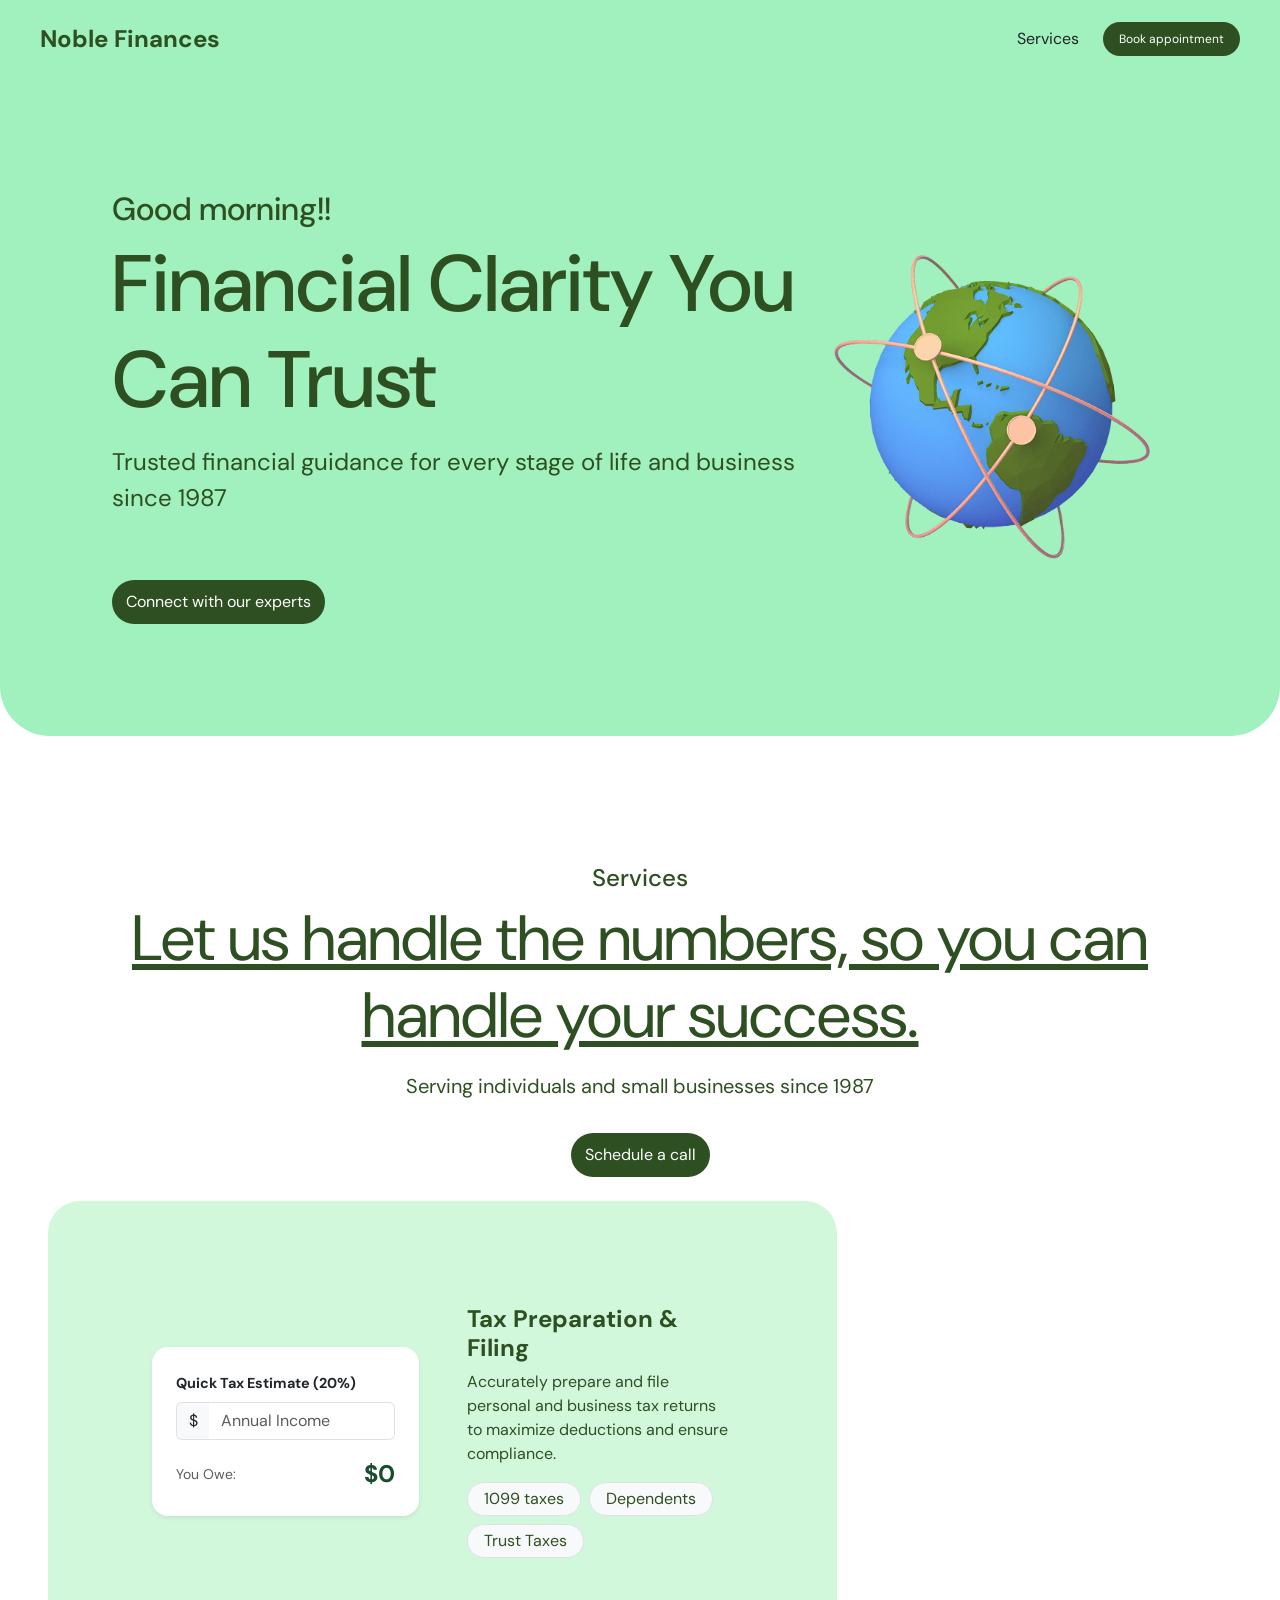
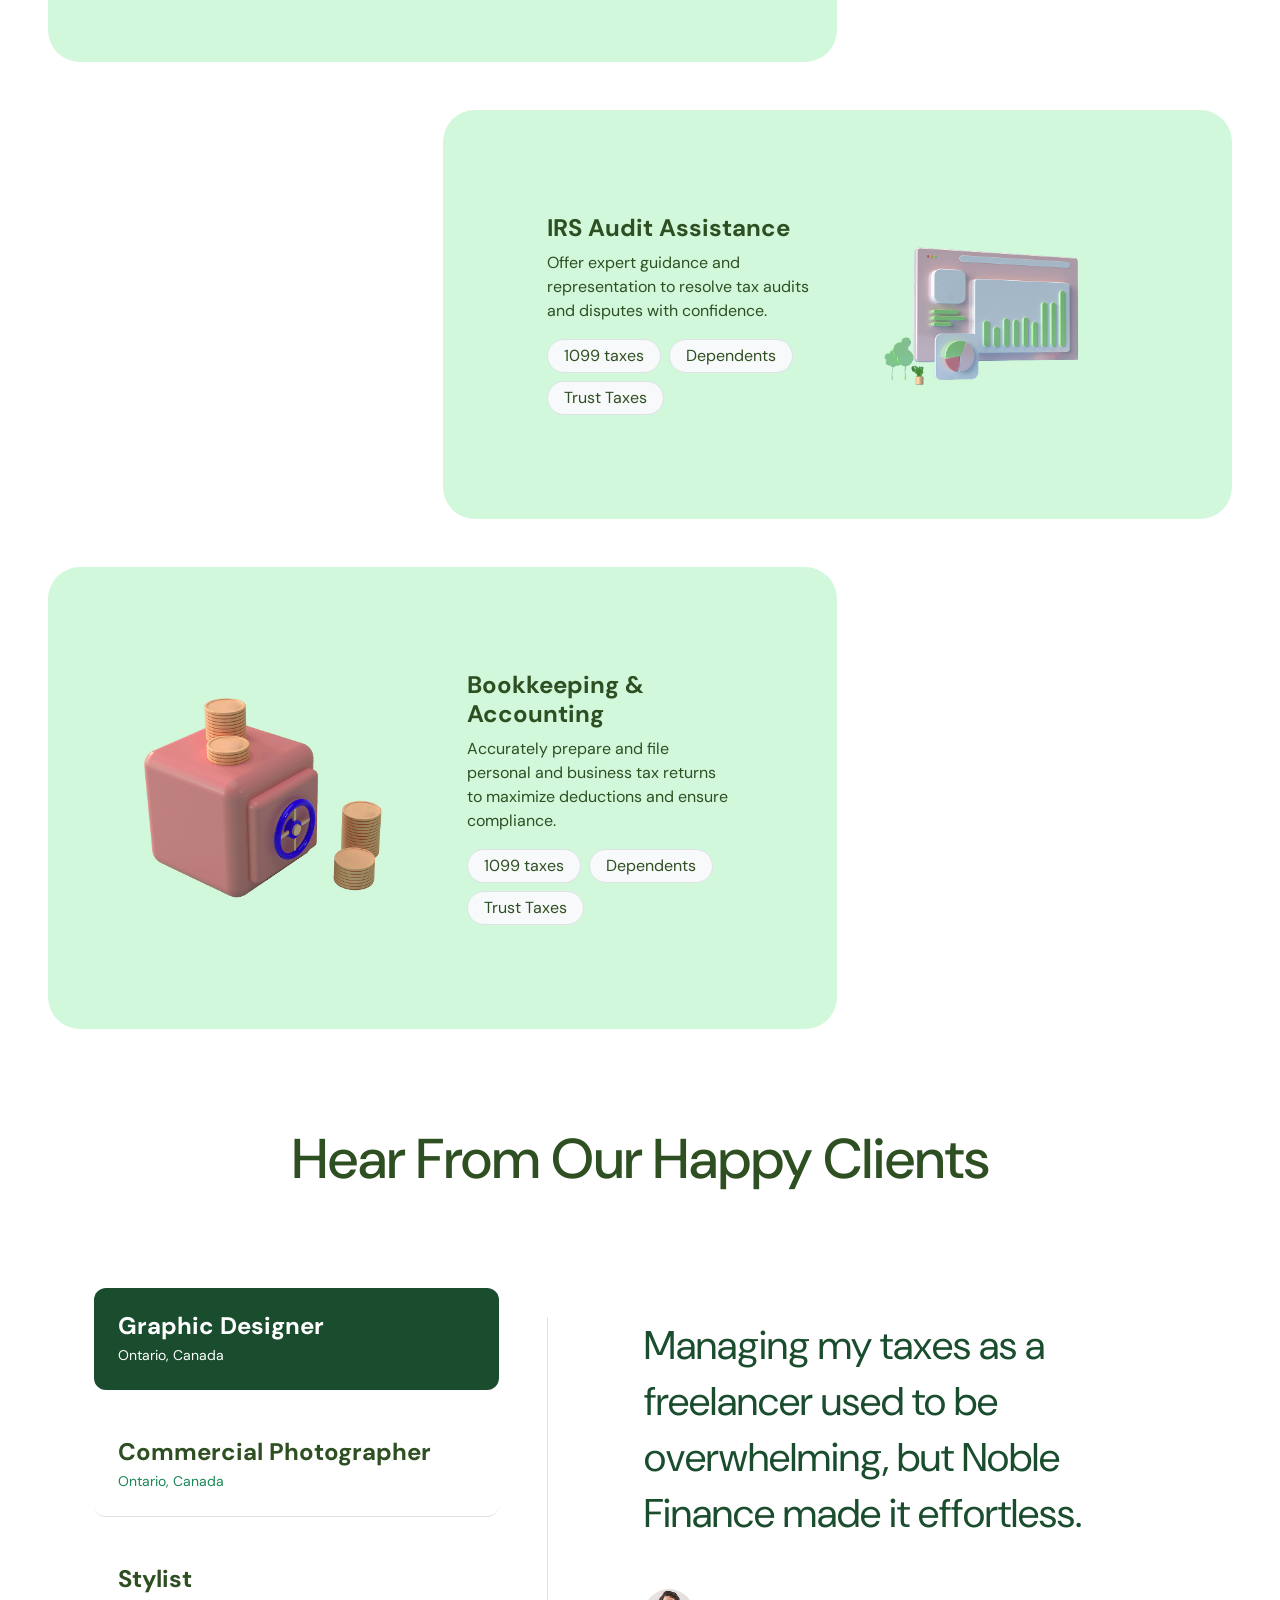
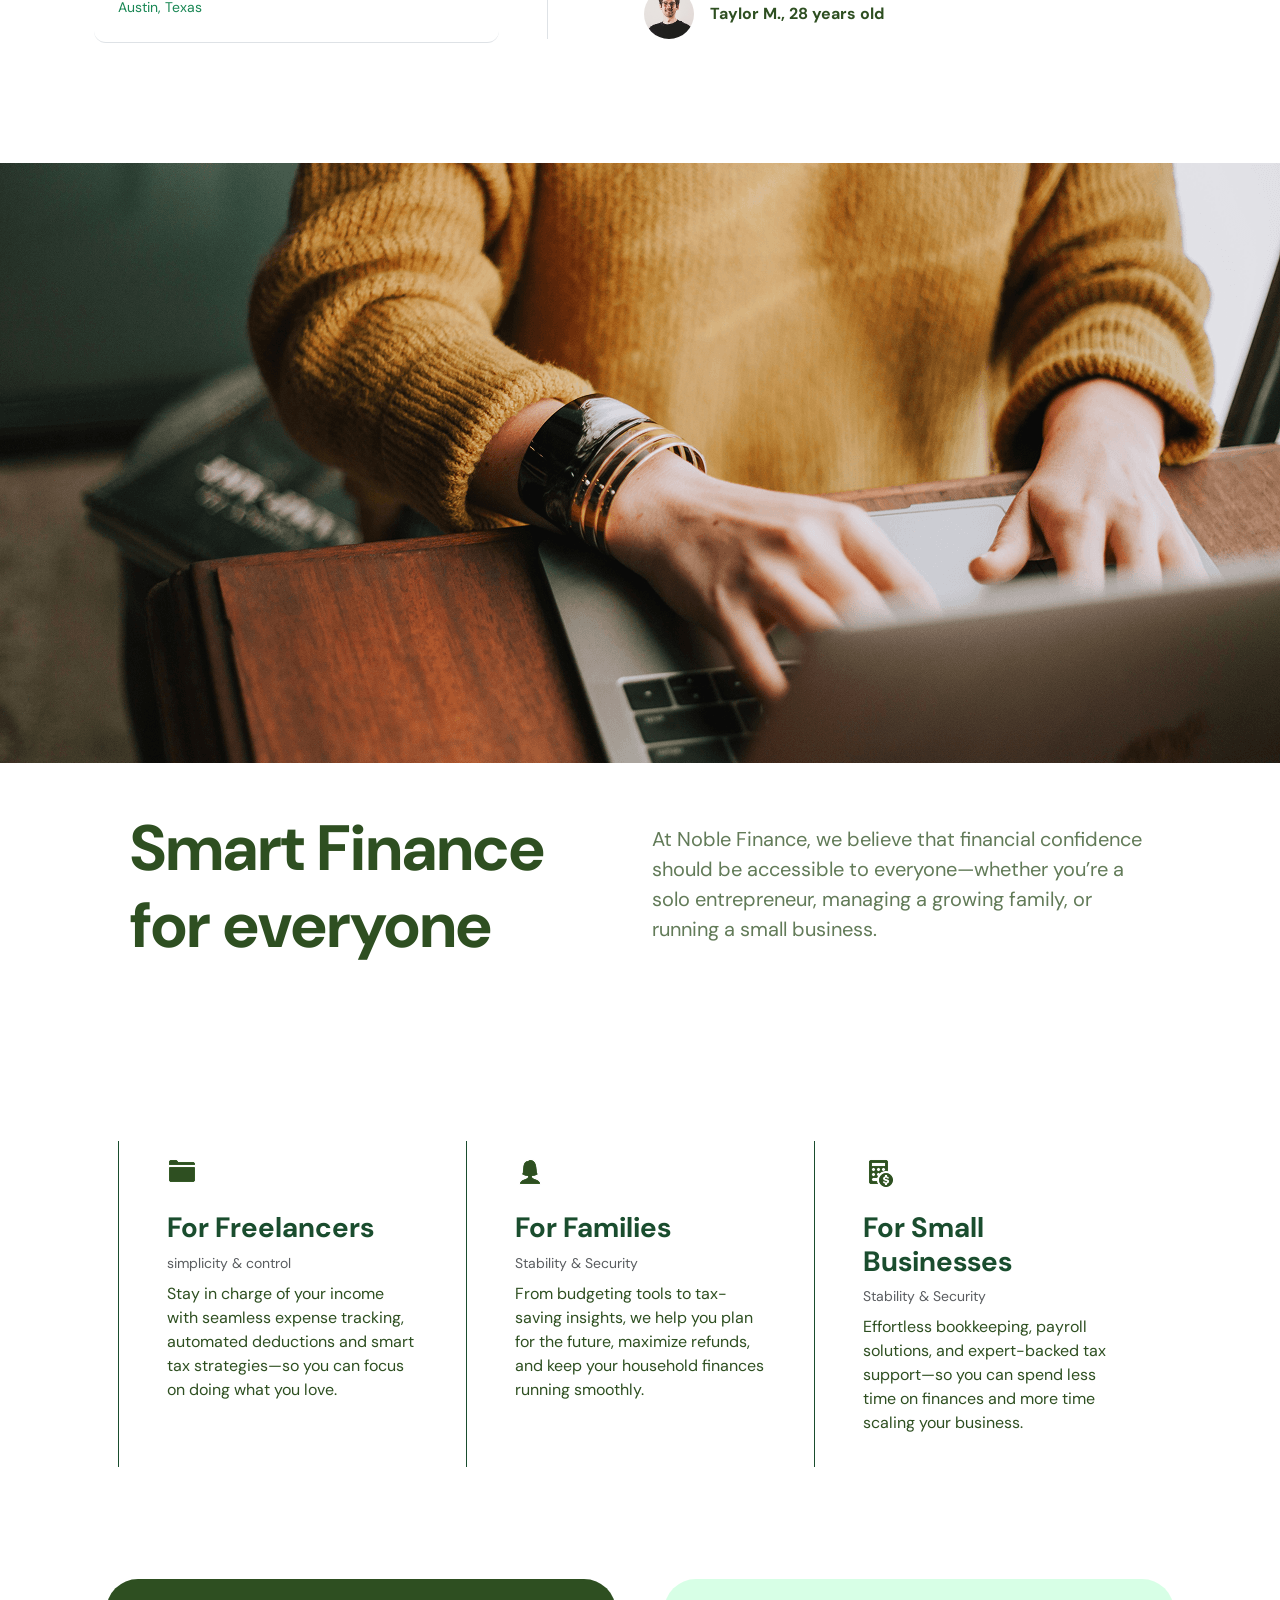
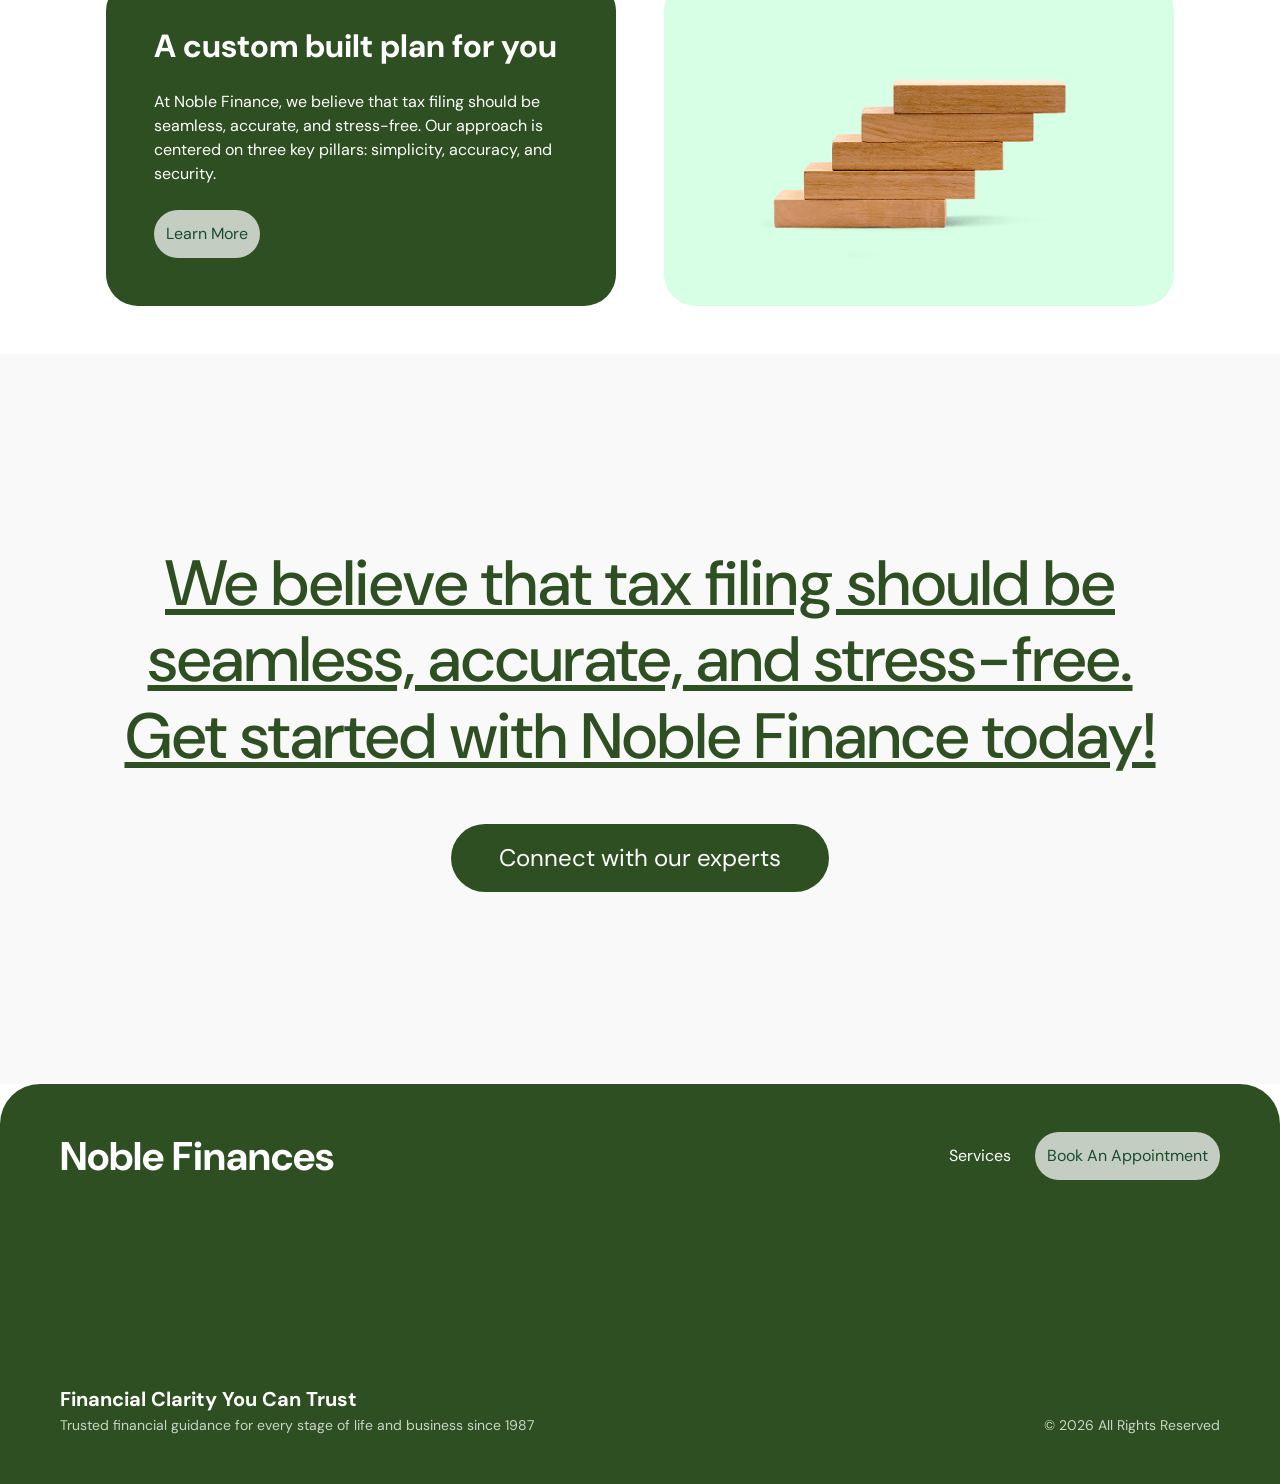
<file: index.html>
<!DOCTYPE html>
<html lang="en">

<head>
    <meta charset="UTF-8">
    <meta name="viewport" content="width=device-width, initial-scale=1.0">
    <title>Noble Finance</title>
    <link href="https://cdn.jsdelivr.net/npm/bootstrap@5.3.0/dist/css/bootstrap.min.css" rel="stylesheet">
    <link rel="stylesheet" href="assests/css/style.css">
    <link rel="preconnect" href="https://fonts.googleapis.com">
    <link rel="preconnect" href="https://fonts.gstatic.com" crossorigin>
    <link rel="preconnect" href="https://fonts.googleapis.com">
    <link rel="preconnect" href="https://fonts.gstatic.com" crossorigin>
    <link rel="preconnect" href="https://fonts.googleapis.com">
    <link rel="preconnect" href="https://fonts.gstatic.com" crossorigin>
    <link
        href="https://fonts.googleapis.com/css2?family=DM+Sans:ital,opsz,wght@0,9..40,100..1000;1,9..40,100..1000&family=Lato:ital,wght@0,100;0,300;0,400;0,700;0,900;1,100;1,300;1,400;1,700;1,900&family=Open+Sans:ital,wght@0,300..800;1,300..800&family=Poppins:ital,wght@0,100;0,200;0,300;0,400;0,500;0,600;0,700;0,800;0,900;1,100;1,200;1,300;1,400;1,500;1,600;1,700;1,800;1,900&display=swap"
        rel="stylesheet">
</head>

<body>

    <div class="container-fluid">
        <!-- NAVBAR -->
        <nav class="navbar bg-color py-3">
            <div class="container-fluid d-flex justify-content-between align-items-center px-3">

                <!-- Logo: Reduced font-size for mobile -->
                <div class="navbar-brand m-0">
                    <a href="index.html" class="fs-4 fw-bold text-decoration-none">Noble Finances</a>
                </div>

                <!-- Right Side -->
                <div class="d-flex align-items-center gap-2">
                    <!-- d-none hides this on mobile, d-md-block shows it on desktop -->
                    <a href="learn-more.html" class="text-dark d-none d-md-block me-3 text-decoration-none">Services</a>

                    <a href="booking.html" class="text-decoration-none">
                        <button class="btn-primary-custom px-3 py-2"
                            style="font-size: 0.75rem; white-space: nowrap;">Book
                            appointment</button>
                    </a>

                </div>

            </div>
        </nav>
        <div class="container-fluid p-0">

            <!-- HERO -->
            <div class="bg-color hero-padding">
                <div class="row align-items-center g-0">


                    <div class="col-12 col-md-8 mb-5 mb-md-0  gap-4 text-center text-md-start">

                        <h2 id="hero-title"></h2>
                        <h1 class="hero-title">
                            Financial Clarity You
                            Can Trust
                        </h1>
                        <p class="fs-4 pb-5 pt-2 ">Trusted financial guidance for every stage of life and business since
                            1987</p>
                        <a href="booking.html" class="text-decoration-none">

                            <button class="btn-primary-custom">Connect with our experts</button>
                        </a>
                    </div>


                    <div class="col-4 d-none d-md-flex justify-content-center">
                        <img src="assests/images/Image.png" alt="loading" class="img-fluid" style="max-width: 90%;">
                    </div>


                </div>
            </div>

            <!-- SERVICES  start-->
            <div class="row">


                <div class="service-margin">

                    <div class="col-12 d-flex justify-content-center align-items-center flex-column text-center">

                        <h4>Services</h4>
                        <p class="cta-title">
                            Let us handle the numbers,
                            so you can handle your success.
                        </p>
                        <p class="fs-5 pb-3">Serving individuals and small businesses since 1987</p>
                        <a href="booking.html" class="text-decoration-none">
                            <button class="btn-primary-custom">Schedule a call</button>

                        </a>
                    </div>

                </div>
                <!-- card-1 -->

                <div class="row px-3 px-md-5 mt-4">
                    <div
                        class="col-lg-8 col-md-12 bg-card-color rounded-5 service-card d-flex flex-column flex-md-row align-items-center text-center text-md-start">

                        <!-- Calculator Column (Replaces the Coin Image) -->
                        <div class="col-12 col-md-6 p-4">
                            <div class="bg-white p-4 rounded-4 shadow-sm">
                                <label class="fw-bold mb-2 text-dark" style="font-size: 0.9rem;">Quick Tax Estimate
                                    (20%)</label>
                                <div class="input-group mb-3">
                                    <span class="input-group-text bg-light border-end-0">$</span>

                                    <input type="number" id="incomeInput" class="form-control border-start-0"
                                        placeholder="Annual Income">
                                </div>
                                <div class="d-flex justify-content-between align-items-center">
                                    <span class="small text-muted">You Owe:</span>
                                    <span id="taxDisplay" class="fw-bold fs-4" style="color: #1a4d2e;">$0</span>
                                </div>
                            </div>
                        </div>

                        <!-- Text-->
                        <div class="col-12 col-md-6 p-4">
                            <h2 class="fw-bold h4">Tax Preparation & Filing</h2>
                            <p>Accurately prepare and file personal and business tax returns to maximize deductions and
                                ensure compliance.</p>
                            <div class="d-flex flex-wrap gap-2 justify-content-center justify-content-md-start mt-3">
                                <span class="border rounded-pill px-3 py-1 bg-light">1099 taxes</span>
                                <span class="border rounded-pill px-3 py-1 bg-light">Dependents</span>
                                <span class="border rounded-pill px-3 py-1 bg-light">Trust Taxes</span>
                            </div>
                        </div>

                    </div>
                </div>
                <!-- card-2 -->
                <div class="row px-3 px-md-5 mt-5 justify-content-end">
                    <!-- flex-column-reverse makes the Image go on TOP of the Text only on mobile -->
                    <div
                        class="col-lg-8 col-md-12 bg-card-color rounded-5 service-card d-flex flex-column-reverse flex-md-row align-items-center justify-content-center text-center text-md-start">

                        <!-- Text Column -->
                        <div class="col-12 col-md-6 p-4">
                            <h2 class="fw-bold h4">IRS Audit Assistance</h2>
                            <p>Offer expert guidance and representation to resolve tax audits and disputes with
                                confidence.
                            </p>

                            <div class="d-flex flex-wrap gap-2 justify-content-center justify-content-md-start mt-3">
                                <span class="border rounded-pill px-3 py-1 bg-light">1099 taxes</span>
                                <span class="border rounded-pill px-3 py-1 bg-light">Dependents</span>
                                <span class="border rounded-pill px-3 py-1 bg-light">Trust Taxes</span>
                            </div>
                        </div>

                        <!-- Image Column -->
                        <div class="col-12 col-md-6 p-4 d-flex justify-content-center justify-content-md-end">
                            <img src="assests/images/audit.png" alt="Audit Assistance" class="img-fluid"
                                style="max-height: 200px;">
                        </div>

                    </div>
                </div>

                <!-- card-3 -->
                <div class="row px-3 px-md-5 mt-5">
                    <div
                        class="col-lg-8 col-md-12 bg-card-color rounded-5 service-card d-flex flex-column flex-md-row align-items-center text-center text-md-start">

                        <!-- Image Column -->
                        <div class="col-12 col-md-6 p-3">
                            <img src="assests/images/acount.png" alt="Bookkeeping" class="img-fluid"
                                style="max-height: 200px;">
                        </div>

                        <!-- Text Column -->
                        <div class="col-12 col-md-6 p-4">
                            <h2 class="fw-bold h4">Bookkeeping & Accounting</h2>
                            <p>Accurately prepare and file personal and business tax returns to maximize deductions and
                                ensure compliance.</p>

                            <!-- flex-wrap keeps pills in a nice grid on mobile -->
                            <div class="d-flex flex-wrap gap-2 justify-content-center justify-content-md-start mt-3">
                                <span class="border rounded-pill px-3 py-1 bg-light">1099 taxes</span>
                                <span class="border rounded-pill px-3 py-1 bg-light">Dependents</span>
                                <span class="border rounded-pill px-3 py-1 bg-light">Trust Taxes</span>
                            </div>
                        </div>

                    </div>
                </div>
            </div>
            <!-- service-end -->
            <!-- Testimonial -->
            <div class="container my-5 py-5">
                <!-- Header -->
                <h1 class="text-center mb-5 pb-5">Hear From Our Happy Clients</h1>

                <div class="row align-items-center">
                    <!-- Left Side: Role List (Tabs) -->
                    <div class="col-md-5 pe-md-5">
                        <!-- Active Tab -->
                        <div class="testimonial-tab p-4 mb-4 border-bottom active"
                            onclick="switchTestimonial(this, 'graphic')">
                            <h4 class="fw-bold mb-1">Graphic Designer</h4>
                            <p class="small mb-0  text-success">Ontario, Canada</p>
                        </div>

                        <!-- Inactive Tab 1 -->
                        <div class="testimonial-tab p-4 mb-4 border-bottom"
                            onclick="switchTestimonial(this, 'photographer')">
                            <h4 class="fw-bold mb-1 ">Commercial Photographer</h4>
                            <p class="small mb-0 text-success">Ontario, Canada</p>
                        </div>

                        <!-- Inactive Tab 2 -->
                        <div class="testimonial-tab p-4 mb-4 border-bottom"
                            onclick="switchTestimonial(this, 'stylist')">
                            <h4 class="fw-bold mb-1 ">Stylist</h4>
                            <p class="small mb-0 text-success">Austin, Texas</p>
                        </div>
                    </div>

                    <!-- Right Side: The Quote with Vertical Divider -->
                    <div class="col-md-7 ps-md-5 border-start"
                        style="border-color: #dee2e6 !important; border-width: 1px !important;">
                        <div class="px-lg-5">
                            <!-- Quotue-1 -->
                            <div id="graphic" class="active testimonial-content ">
                                <h2 class="display-6 fw-normal mb-5" style="line-height: 1.4; color: #1a4d2e;">
                                    Managing my taxes as a freelancer used to be overwhelming, but Noble Finance made it
                                    effortless.
                                </h2>


                                <!-- User Profile / Byline -->
                                <div class="d-flex align-items-center gap-3">
                                    <img src="assests/images/taylor.png" alt="User" class="rounded-circle img-fluid"
                                        width="50px">
                                    <p id="quote-name" class="fw-bold mb-0">Taylor M., 28 years old</p>
                                </div>
                            </div>

                            <!-- Quote 2 (Hidden by default) -->
                            <div id="photographer" class="testimonial-content">
                                <h2 class="display-6 fw-normal mb-5" style="color: #1a4d2e;">
                                    The specialized tax advice for photographers saved me thousands last year. Truly a
                                    game
                                    changer.
                                </h2>
                                <div class="d-flex align-items-center gap-3">
                                    <img src="assests/images/russel.png" alt="User" class="rounded-circle" width="50px">
                                    <p class="fw-bold mb-0">Alex R., 34 years old</p>
                                </div>
                            </div>

                            <!-- Quote 3 (Hidden by default) -->
                            <div id="stylist" class="testimonial-content">
                                <h2 class="display-6 fw-normal mb-5" style="color: #1a4d2e;">
                                    Stylist curates clothing, accessories, and overall looks to enhance a client's
                                    personal
                                    image or a brand's visual identity,
                                </h2>
                                <div class="d-flex align-items-center gap-3">
                                    <img src="assests/images/girl-lancer.png" alt="User" class="rounded-circle"
                                        width="50px">
                                    <p class="fw-bold mb-0">Elizbeth., 27 years old</p>
                                </div>
                            </div>

                        </div>
                    </div>

                </div>
            </div>

            <!-- Testimonial end-->
            <!-- services -->
            <div class="row px-0 mx-0">

                <img src="assests/images/Image break section.png" alt="" class="w-100 h-100 p-0 img-fluid">

            </div>
            <!-- We remove the manual d-flex and let the Grid handle it -->
            <div class="container my-5 px-4 px-md-5">
                <div class="row align-items-center gy-4">

                    <!-- col-12 for full width on mobile, col-md-6 for side-by-side on desktop -->
                    <div class="col-12 col-md-6 text-center text-md-start">
                        <h1 class="display-3 fw-bold">Smart Finance for everyone</h1>
                    </div>

                    <!-- Remove the <span> tags so the text wraps naturally -->
                    <div class="col-12 col-md-6 text-center text-md-start">
                        <p class="fs-5 opacity-75">
                            At Noble Finance, we believe that financial confidence should be accessible to
                            everyone—whether
                            you’re a solo entrepreneur, managing a growing family, or running a small business.
                        </p>
                    </div>

                </div>
            </div>


            <div class="container my-3 p-5">


                <div class="row justify-content-center g-4 mt-5 mb-5">

                    <!-- Column 1 -->
                    <div class="col-lg-4 col-md-6 px-5 py-3 border-start gap-5"
                        style="border-color: #1a4d2e !important;">
                        <img src="assests/images/folder.png" alt="" class="mb-4 img-fluid">
                        <h3 class="fw-bold" style="color: #1a4d2e;">For Freelancers</h3>
                        <p class="text-muted small mb-2">simplicity & control</p>
                        <p>
                            Stay in charge of your income with seamless expense tracking,
                            automated deductions and smart tax strategies—so you can focus on doing what you love.
                        </p>
                    </div>


                    <!-- Column 2 -->

                    <div class="col-lg-4 col-md-6 px-5 py-3 border-start gap-5"
                        style="border-color: #1a4d2e !important;">
                        <img src="assests/images/girl.png" alt="" class="mb-4 img-fluid">
                        <h3 class="fw-bold" style="color: #1a4d2e;">For Families</h3>
                        <p class="text-muted small mb-2">Stability & Security</p>
                        <p>
                            From budgeting tools to tax-saving insights, we help you plan for the future,
                            maximize refunds, and keep your household finances running smoothly.
                        </p>
                    </div>
                    <!-- Column 3 -->

                    <div class="col-lg-4 col-md-6 px-5 py-3 border-start gap-5"
                        style="border-color: #1a4d2e !important;">
                        <img src="assests/images/calculator.png" alt="" class="mb-4 img-fluid">
                        <h3 class="fw-bold" style="color: #1a4d2e;">For Small
                            Businesses</h3>
                        <p class="text-muted small mb-2">Stability & Security</p>
                        <p>
                            Effortless bookkeeping, payroll solutions, and expert-backed tax support—so
                            you can spend less time on finances and more time scaling your business.
                        </p>
                    </div>

                </div>
            </div>

            <!-- services end -->



            <!-- Main container for the section -->
            <div class="container mb-5">


                <!-- 2. The Cards Row -->
                <div class="row gx-5 gy-4">

                    <!-- Left Card (Green) -->
                    <div class="col-md-6 col-sm-12 ">
                        <div
                            class="p-5 service-card rounded-5 h-100 bg-dark-green text-white d-flex flex-column align-items-start justify-content-center">
                            <h2 class="fw-bold mb-4  text-white">A custom built plan for you</h2>
                            <p class="mb-4  text-white">At Noble Finance, we believe that tax filing should be seamless,
                                accurate, and stress-free. Our approach is centered on three key pillars:
                                simplicity, accuracy, and security.
                            </p>
                            <a href="learn-more.html">
                                <button class="btn-secondary-custom">Learn More</button>
                            </a>
                        </div>
                    </div>

                    <!-- Right Card (Light Blue/Graphic) -->
                    <div class="col-md-6  col-sm-12">
                        <div class="rounded-5  h-100 overflow-hidden position-relative">
                            <img src="assests/images/stack.png" alt="Progress" class=" w-100 h-100 object-fit-cover">
                        </div>
                    </div>

                </div>
            </div>

            <div class="row g-0">
                <!-- Changed padding to a class 'cta-section' -->
                <div class="col-12 d-flex justify-content-center flex-column align-items-center cta-section">

                    <h2 class="cta-title px-3 text-center mb-5">
                        We believe that tax filing should be seamless, accurate, and stress-free. Get started with Noble
                        Finance today!
                    </h2>
                    <a href="booking.html" class="text-decoration-none">

                        <button class="btn-primary-custom px-5 py-3 fs-4">Connect with our experts</button>
                    </a>
                </div>
            </div>



            <!-- FOOTER -->
            <footer class="container-fluid bg-dark-green py-5 px-3 px-md-5"
                style="border-radius: 40px 40px 0 0; min-height: 400px; display: flex; flex-direction: column; justify-content: space-between;">

                <!-- Top Row: Logo & Button -->
                <div class="row align-items-start gy-4">

                    <div class="col-md-6 col-12 text-center text-md-start">
                        <h1 class="text-white fw-bold display-6">Noble Finances</h1>
                    </div>

                    <div
                        class="col-12 col-md-6 d-flex flex-column flex-md-row justify-content-center justify-content-md-end align-items-center gap-3 gap-md-4">
                        <a href="learn-more.html" class="text-white text-decoration-line">Services</a>

                        <a href="booking.html" class="text-decoration-none">
                            <button class="btn-secondary-custom">Book An Appointment</button>
                        </a>
                    </div>

                </div>

                <!-- Bottom Row: Tagline & Copyright -->
                <div class="row align-items-end mt-auto gy-4 pt-5">
                    <div class="col-12 col-md-8 text-center text-md-start ">
                        <h5 class="text-white fw-bold mb-1">Financial Clarity You Can Trust</h5>
                        <p class="text-white mb-0 opacity-75 small">
                            Trusted financial guidance for every stage of life and business since 1987
                        </p>
                    </div>
                    <div class="col-4 col-md-4 text-center text-md-end">
                        <p class="text-white mb-0 opacity-75 small" id="copyright">© 2026 All Rights Reserved</p>
                    </div>
                </div>
            </footer>



        </div>
    </div>
    <script src="https://cdn.jsdelivr.net/npm/bootstrap@5.3.0/dist/js/bootstrap.bundle.min.js"></script>


    <script src="assests/js/common.js"></script>
    <script src="assests/js/home.js"></script>
</body>

</html>
</file>
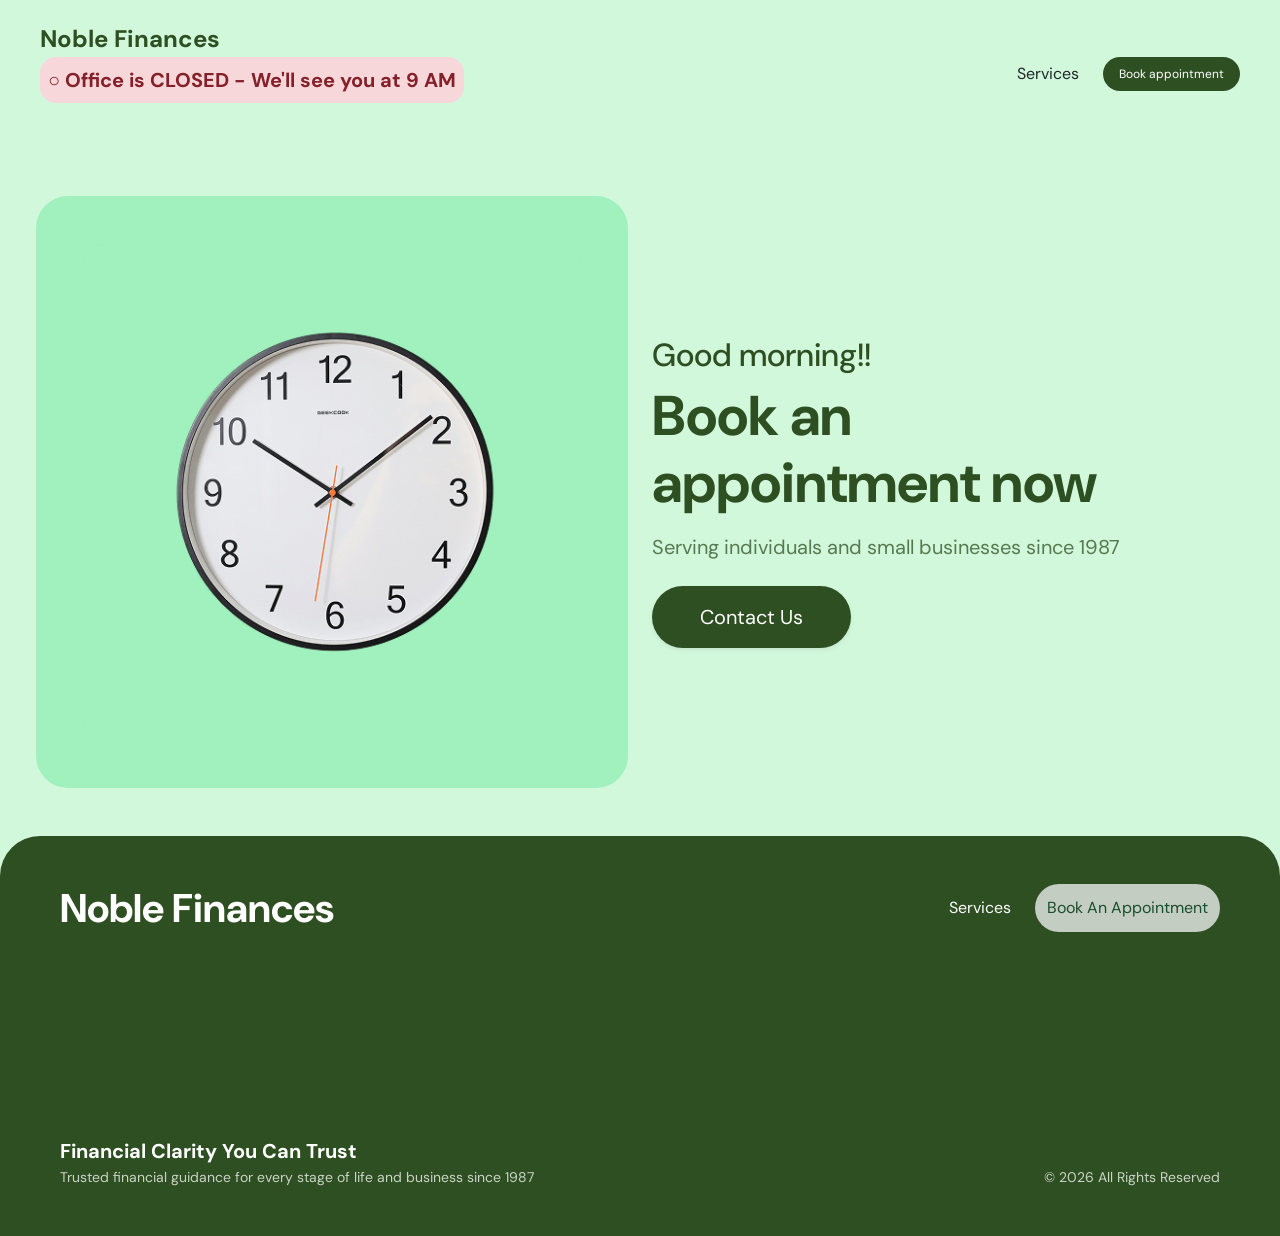
<file: booking.html>
<!doctype html>
<html lang="en">

<head>
    <meta charset="UTF-8" />
    <meta name="viewport" content="width=device-width, initial-scale=1.0" />
    <title>Noble Finance</title>
    <link href="https://cdn.jsdelivr.net/npm/bootstrap@5.3.0/dist/css/bootstrap.min.css" rel="stylesheet" />
    <link rel="stylesheet" href="assests/css/style.css" />
    <link rel="preconnect" href="https://fonts.googleapis.com" />
    <link rel="preconnect" href="https://fonts.gstatic.com" crossorigin />
    <link rel="preconnect" href="https://fonts.googleapis.com" />
    <link rel="preconnect" href="https://fonts.gstatic.com" crossorigin />
    <link rel="preconnect" href="https://fonts.googleapis.com" />
    <link rel="preconnect" href="https://fonts.gstatic.com" crossorigin />
    <link
        href="https://fonts.googleapis.com/css2?family=DM+Sans:ital,opsz,wght@0,9..40,100..1000;1,9..40,100..1000&family=Lato:ital,wght@0,100;0,300;0,400;0,700;0,900;1,100;1,300;1,400;1,700;1,900&family=Open+Sans:ital,wght@0,300..800;1,300..800&family=Poppins:ital,wght@0,100;0,200;0,300;0,400;0,500;0,600;0,700;0,800;0,900;1,100;1,200;1,300;1,400;1,500;1,600;1,700;1,800;1,900&display=swap"
        rel="stylesheet" />
</head>

<body>
    <div class="container-fluid bg-card-color min-vh-100 p-0 flex-column">
        <!-- NAVBAR -->
        <nav class="navbar bg-card-color py-3">
            <div class="container-fluid d-flex justify-content-between align-items-center px-3">
                <!-- Logo: Reduced font-size for mobile -->
                <div class="navbar-brand m-0">

                    <a href="index.html" class="fs-4 fw-bold text-decoration-none">Noble Finances</a>

                    <div id="office-status" class="fw-bold fs-5 rounded-4 mb-4 p-2 d-inline-block d-flex d-md-block">
                        Checking office status....</div>
                    </div>


                <!-- Right Side -->
                <div class="d-flex align-items-center gap-2">
                    <!-- d-none hides this on mobile, d-md-block shows it on desktop -->
                    <a href="learn-more.html" class="text-dark d-none d-md-block me-3 text-decoration-none">Services</a>

                    <button class="btn-primary-custom px-3 py-2" style="font-size: 0.75rem; white-space: nowrap">
                        Book appointment
                    </button>
                </div>
            </div>
        </nav>

        <!-- Main Content (takes all extra space) -->

        <main class="flex-grow-1 d-flex align-items-center bg-card-color px-4 py-5">
            <div class="container-fluid">
                <div class="row align-items-center gy-5">
                    <!-- Clock Column -->
                    <div class="col-lg-6 d-flex justify-content-center">
                        <div class="p-5 rounded-5" style="background-color: #a0f1bd">
                            <img src="assests/images/clock.png" alt="Clock" class="img-fluid w-100" />
                        </div>
                    </div>

                    <!-- Text Column -->
                    <div class="col-lg-6 text-center text-lg-start">
                        <h2 id="hero-title"></h2>

                        <h1 class="display-4 fw-bold mb-3">
                            Book an <br class="d-none d-lg-block" />
                            appointment now
                        </h1>
                        <p class="fs-5 opacity-75 mb-4">
                            Serving individuals and small businesses since 1987
                        </p>
                        <button class="btn-primary-custom px-5 py-3 fs-5 shadow-sm " data-bs-toggle="modal"
                            data-bs-target="#bookingModal">
                            Contact Us
                        </button>

                    </div>
                </div>
            </div>
        </main>

        <!-- FOOTER -->
        <footer class="container-fluid bg-dark-green py-5 px-3 px-md-5" style="
          border-radius: 40px 40px 0 0;
          min-height: 400px;
          display: flex;
          flex-direction: column;
          justify-content: space-between;
        ">
            <!-- Top Row: Logo & Button -->
            <div class="row align-items-start gy-4">
                <div class="col-md-6 col-12 text-center text-md-start">
                    <h1 class="text-white fw-bold display-6">Noble Finances</h1>
                </div>

                <div
                    class="col-12 col-md-6 d-flex flex-column flex-md-row justify-content-center justify-content-md-end align-items-center gap-3 gap-md-4">
                    <a href="learn-more.html" class="text-white text-decoration-line">Services</a>
                    <a href="booking.html">
                        <button class="btn-secondary-custom">Book An Appointment</button>
                    </a>
                </div>
            </div>

            <!-- Bottom Row: Tagline & Copyright -->
            <div class="row align-items-end mt-auto gy-4 pt-5">
                <div class="col-12 col-md-8 text-center text-md-start">
                    <h5 class="text-white fw-bold mb-1">
                        Financial Clarity You Can Trust
                    </h5>
                    <p class="text-white mb-0 opacity-75 small">
                        Trusted financial guidance for every stage of life and business
                        since 1987
                    </p>
                </div>
                <div class="col-4 col-md-4 text-center text-md-end">
                    <p class="text-white mb-0 opacity-75 small" id="copyright">
                        © 2026 All Rights Reserved
                    </p>
                </div>
            </div>
        </footer>
    </div>

    <script src="https://cdn.jsdelivr.net/npm/bootstrap@5.3.0/dist/js/bootstrap.bundle.min.js"></script>

    
    <script src="assests/js/common.js"></script>
    <script src="assests/js/booking.js"></script>
</body>

<!-- Booking Modal -->
<div id="bookingModal" class="modal fade" tabindex="-1" aria-hidden="true">
    <div class="modal-dialog modal-dialog-centered">
        <div class="modal-content rounded-5 border-0 p-3">
            <!-- //header -->
            <div class="modal-header border-0 pb-0">
                <h3 class="fw-bold">Book Your Session</h3>
                <button type="button" class="btn-close" data-bs-dismiss="modal" aria-label="Close"></button>
            </div>
            <!-- body -->
            <div class="modal-body">
                <form id="appointmentForm">
                    <!-- Name Input -->
                     <div class="mb-3">
                        <label class="form-label small fw-bold">Full Name</label>
                         <input type="text" id="userName" class="form-control rounded-3" placeholder="Enter your name" required>
                     </div>
                    <!-- email Input -->
                     <div class="mb-3">
                        <label class="form-label small fw-bold">Email</label>
                         <input type="email" id="userEmail" class="form-control rounded-3" placeholder="Enter your email" >
                     </div>
                    <!-- submit Input -->
                     <button type="submit" class="btn-primary-custom w-100 py-3 mt-2">
                         Confirm Booking
                     </button>
                </form>

                <div id="successMsg" class="d-none text-center py-4">
                    <h1 class="display-4 text-success">✔</h1>
                    <h4 class="fw-bold">Request Sent!</h4>
                    <p class="text-muted">We'll contact you shortly.</p>
                </div>

            </div>
        

        </div>
    </div>
</div>

</html>
</file>
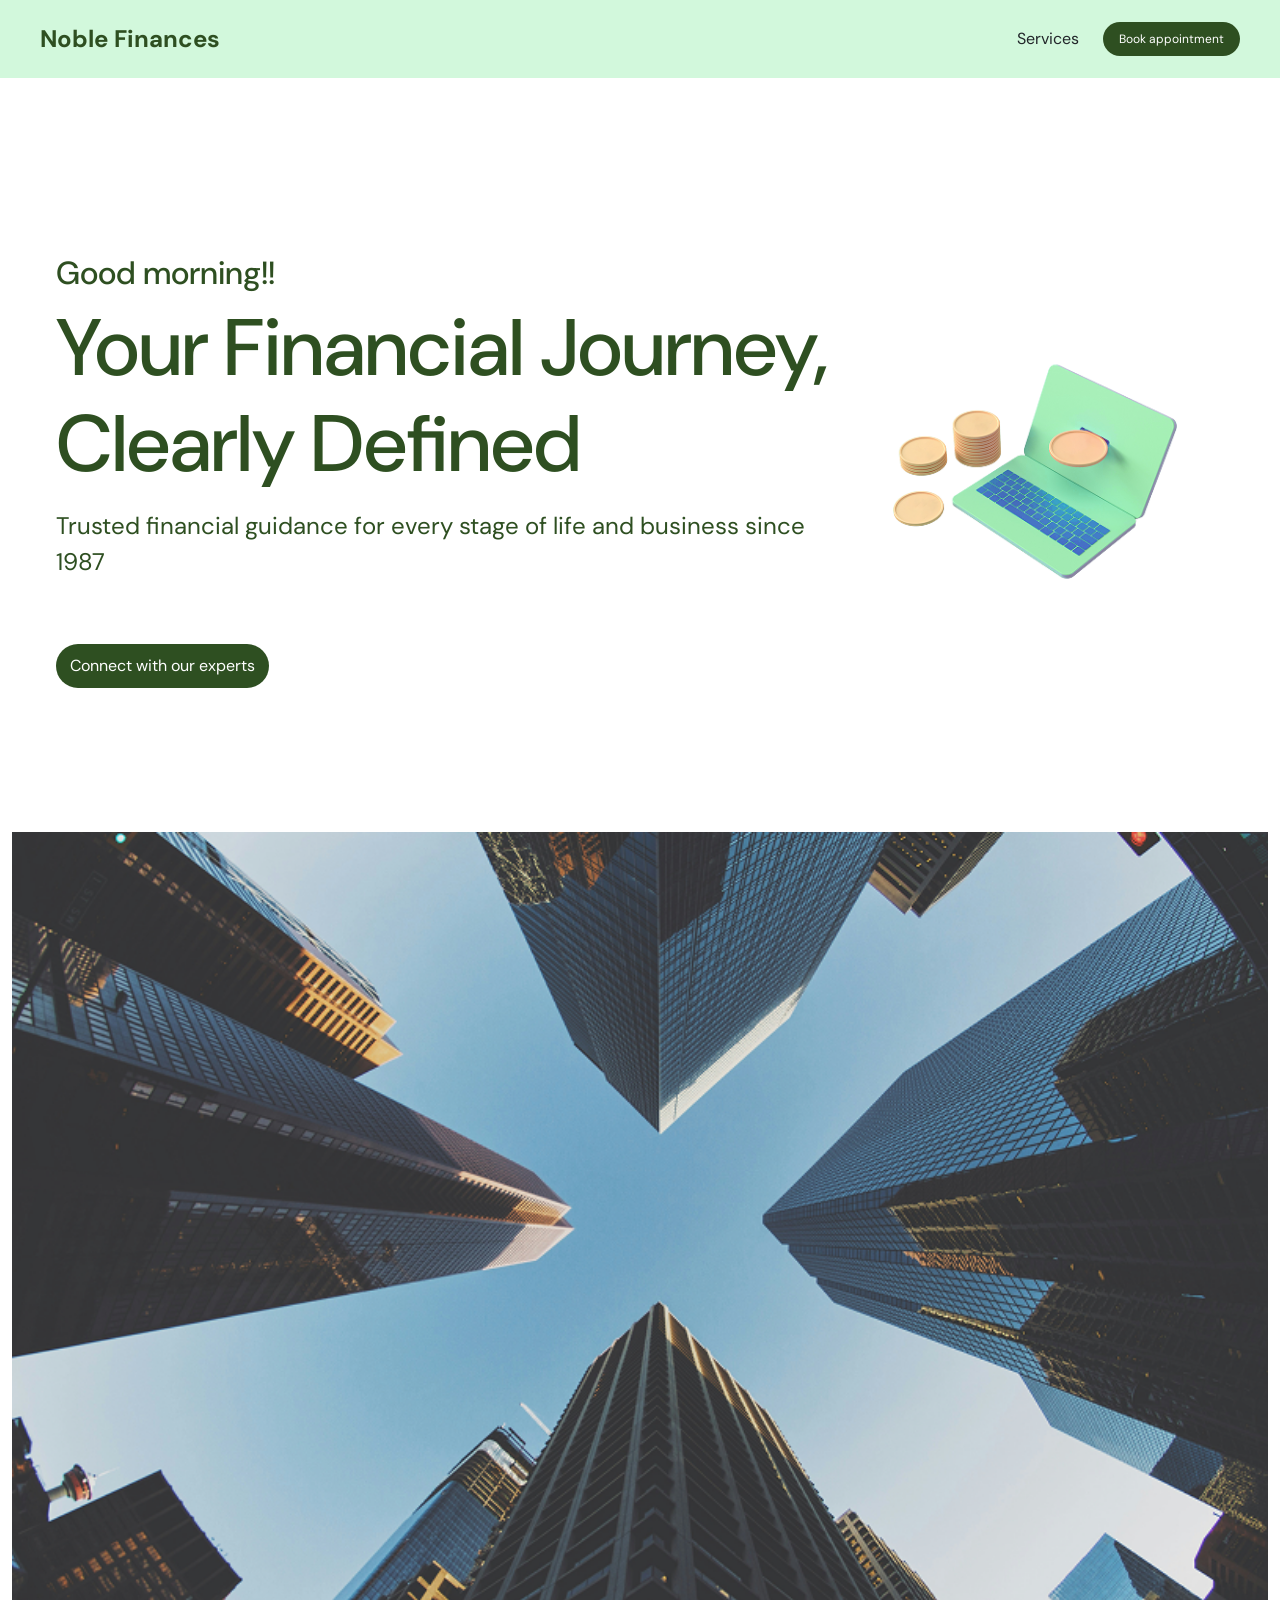
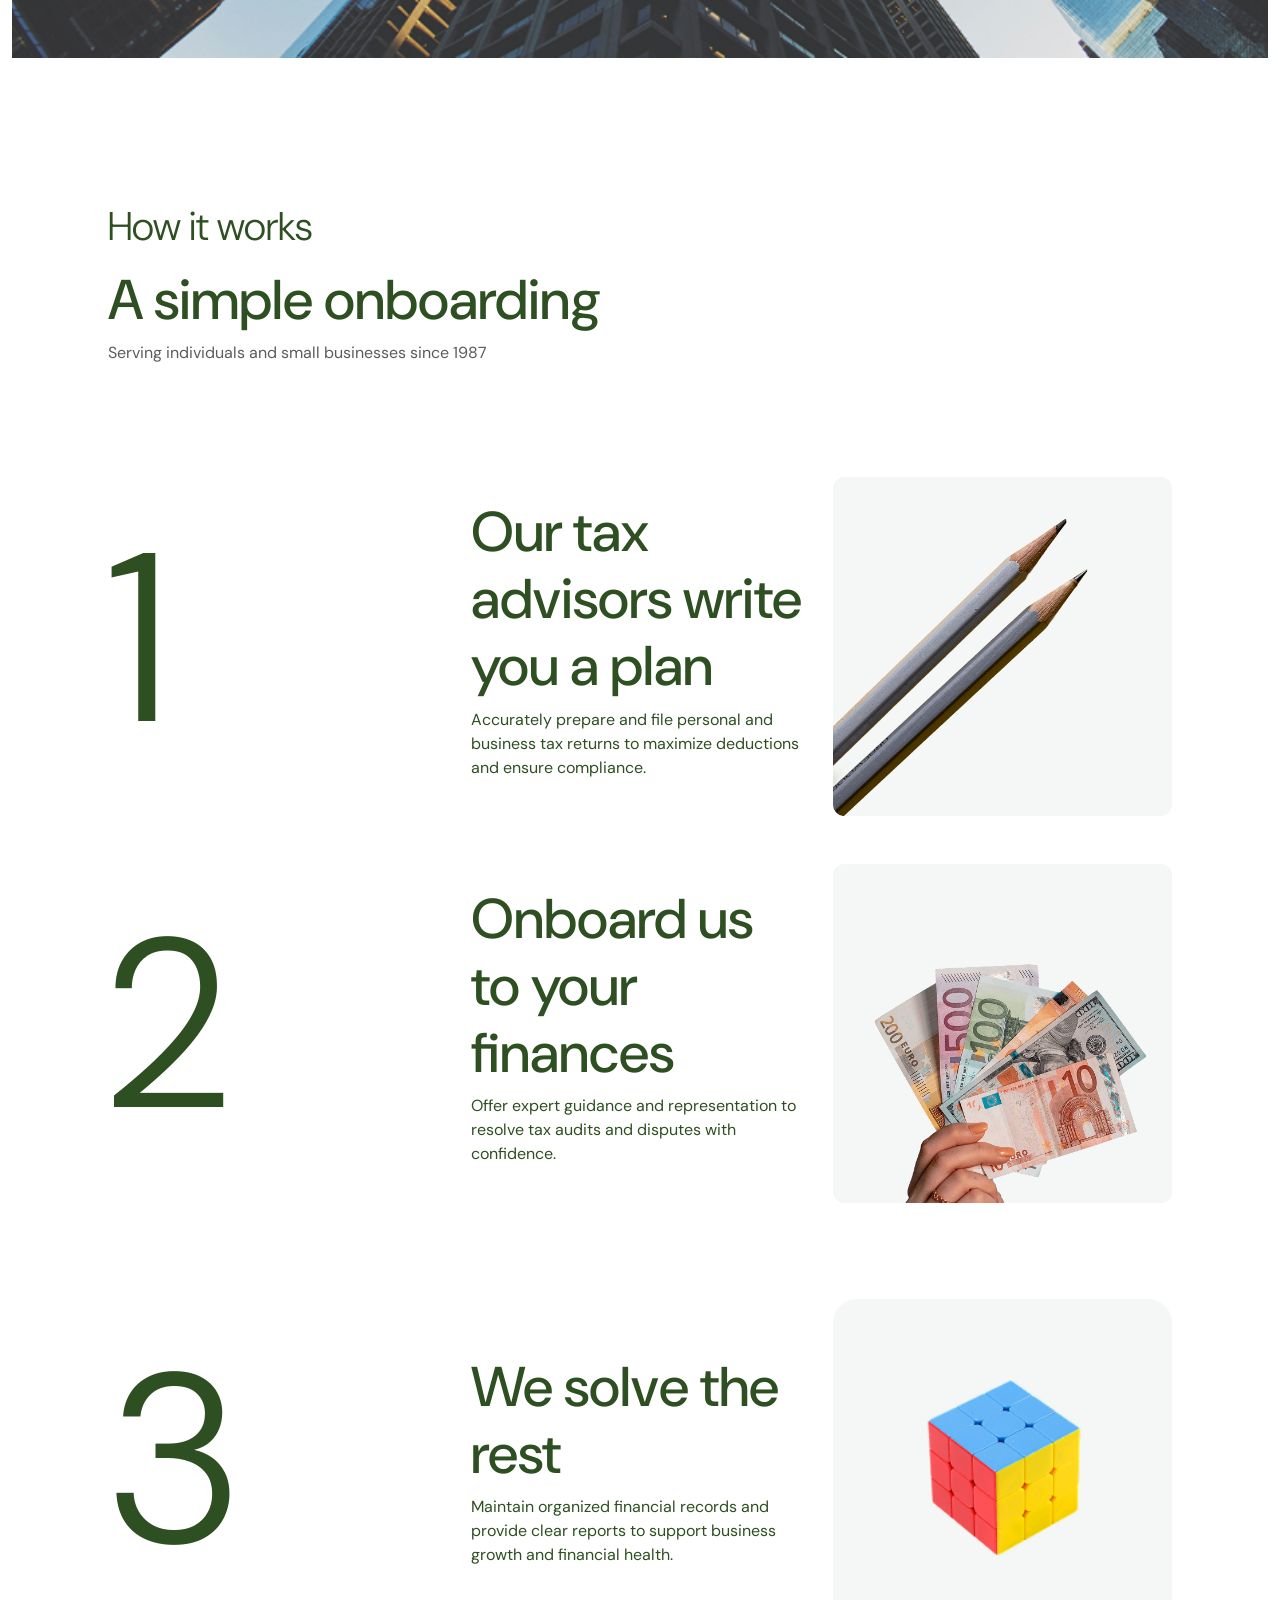
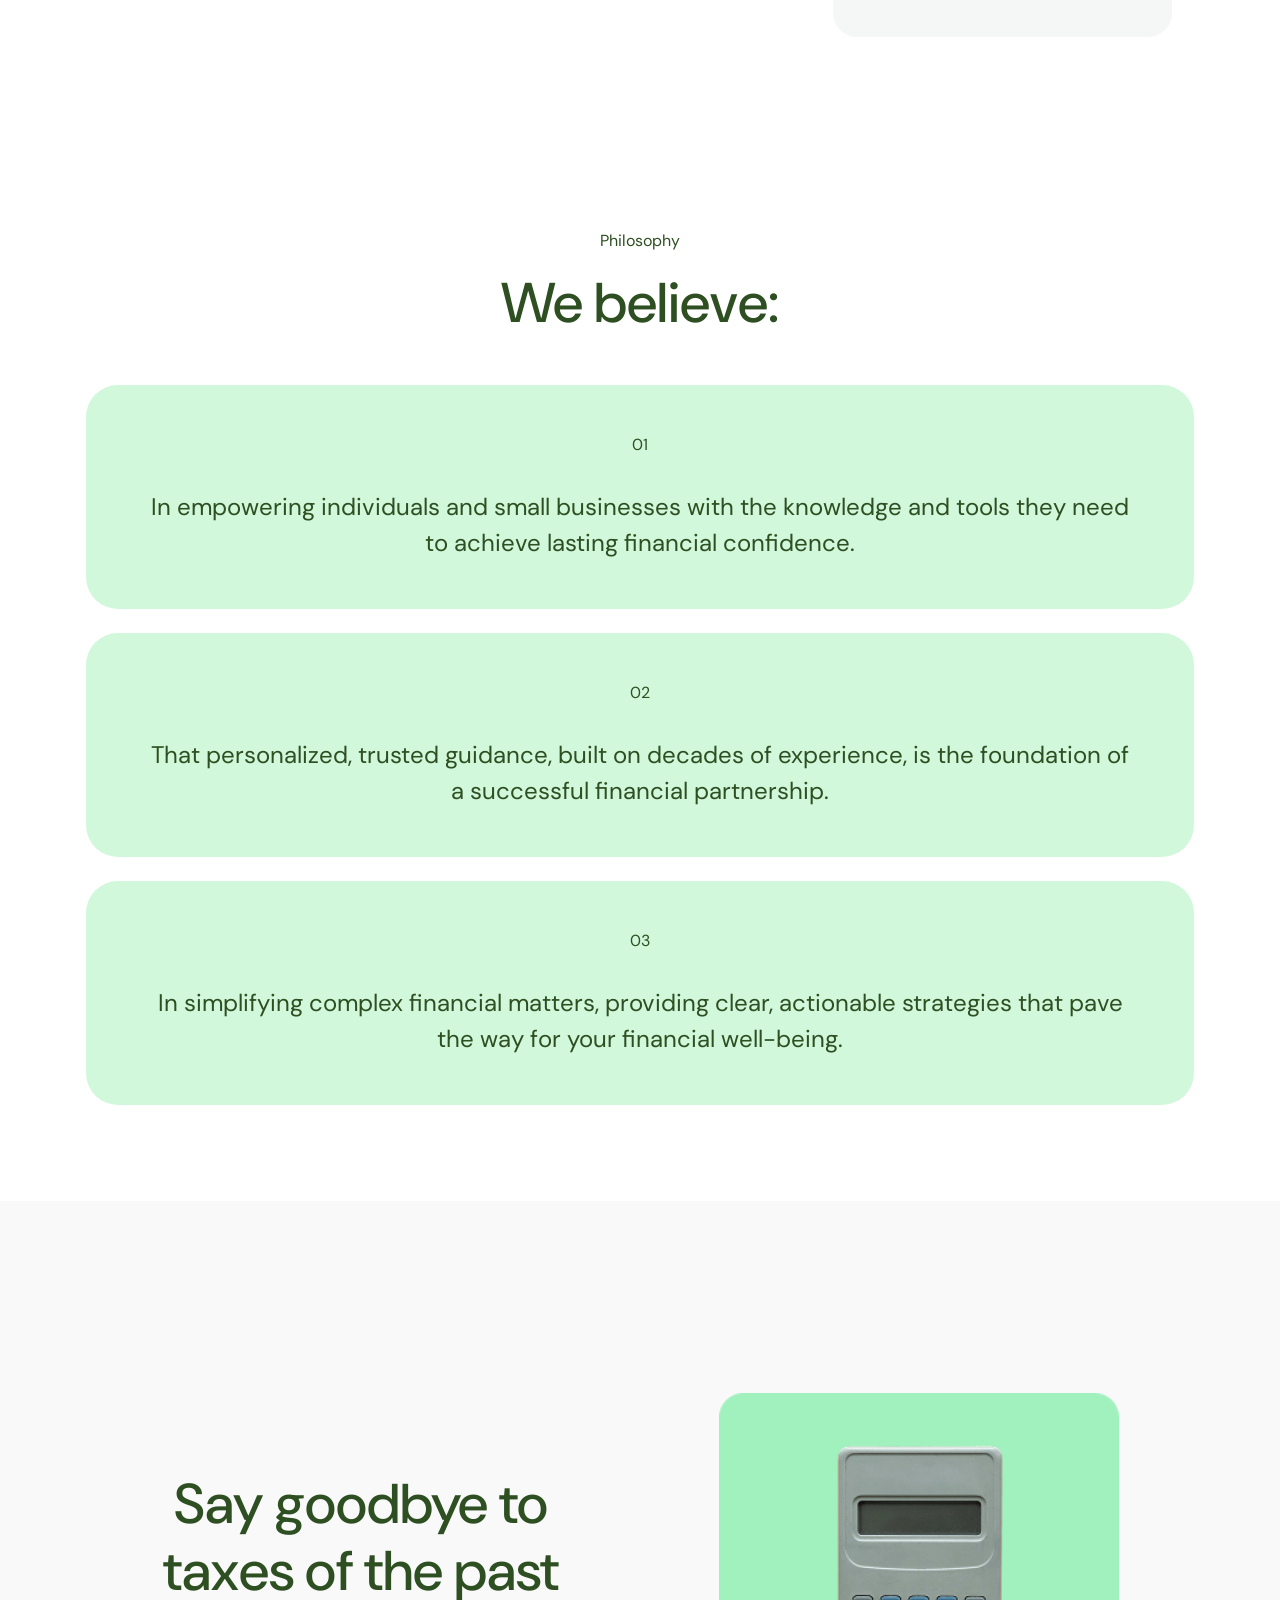
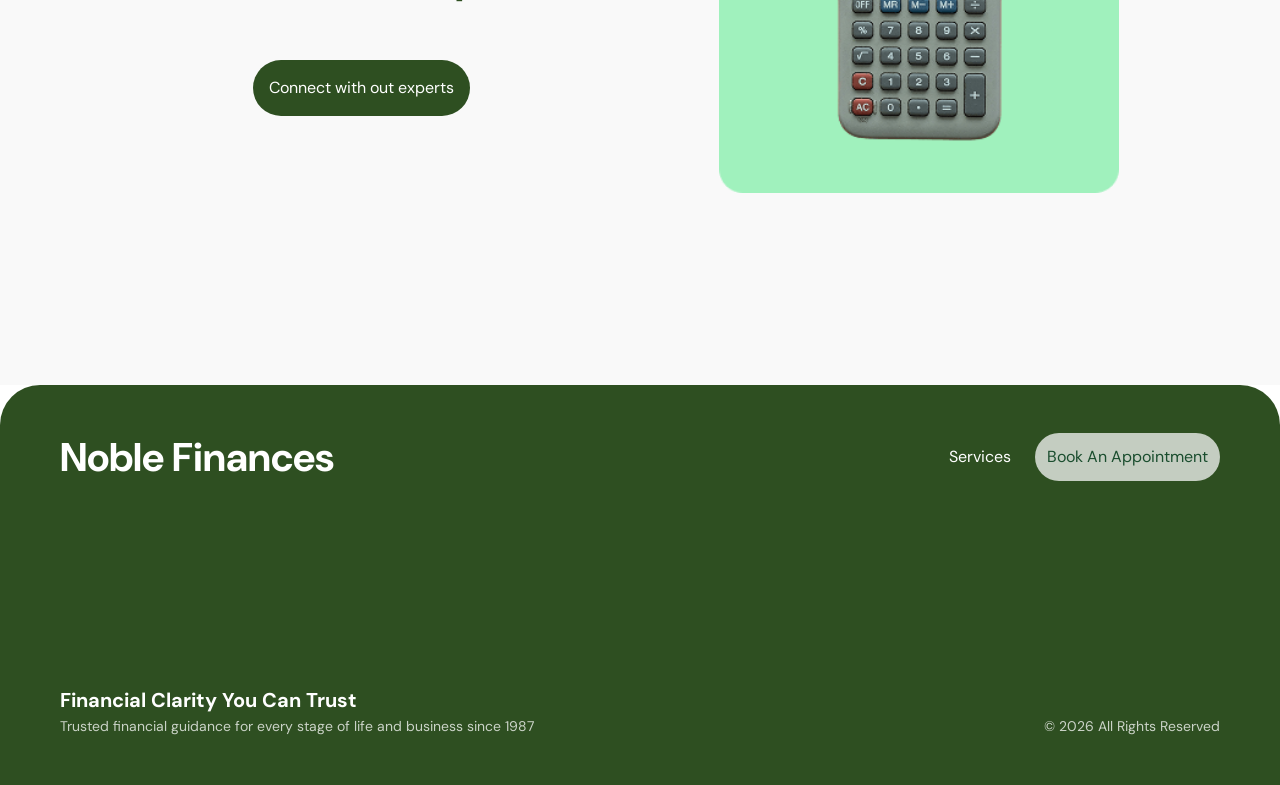
<file: learn-more.html>
<!DOCTYPE html>
<html lang="en">

<head>
    <meta charset="UTF-8">
    <meta name="viewport" content="width=device-width, initial-scale=1.0">
    <title>Noble Finance</title>
    <link href="https://cdn.jsdelivr.net/npm/bootstrap@5.3.0/dist/css/bootstrap.min.css" rel="stylesheet">
    <link rel="stylesheet" href="assests/css/style.css">
    <link rel="preconnect" href="https://fonts.googleapis.com">
    <link rel="preconnect" href="https://fonts.gstatic.com" crossorigin>
    <link rel="preconnect" href="https://fonts.googleapis.com">
    <link rel="preconnect" href="https://fonts.gstatic.com" crossorigin>
    <link rel="preconnect" href="https://fonts.googleapis.com">
    <link rel="preconnect" href="https://fonts.gstatic.com" crossorigin>
    <link
        href="https://fonts.googleapis.com/css2?family=DM+Sans:ital,opsz,wght@0,9..40,100..1000;1,9..40,100..1000&family=Lato:ital,wght@0,100;0,300;0,400;0,700;0,900;1,100;1,300;1,400;1,700;1,900&family=Open+Sans:ital,wght@0,300..800;1,300..800&family=Poppins:ital,wght@0,100;0,200;0,300;0,400;0,500;0,600;0,700;0,800;0,900;1,100;1,200;1,300;1,400;1,500;1,600;1,700;1,800;1,900&display=swap"
        rel="stylesheet">
</head>

<body>


    <div class="container-fluid  min-vh-100 p-0 flex-column">
        <!-- NAVBAR -->
        <nav class="navbar bg-card-color py-3">
            <div class="container-fluid d-flex justify-content-between align-items-center px-3">

                <!-- Logo: Reduced font-size for mobile -->
                <div class="navbar-brand m-0">
                    <a href="index.html" class="fs-4 fw-bold text-decoration-none">Noble Finances</a>
                </div>

                <!-- Right Side -->
                <div class="d-flex align-items-center gap-2">
                    <!-- d-none hides this on mobile, d-md-block shows it on desktop -->
                    <a href="learn-more.html" class="text-dark d-none d-md-block me-3 text-decoration-none">Services</a>

                    <a href="booking.html">
                        <button class="btn-primary-custom px-3 py-2"
                            style="font-size: 0.75rem; white-space: nowrap;">Book appointment</button>
                    </a>
                </div>

            </div>
        </nav>

        <!-- HERO -->
        <div class="container-fluid">
            <div class="row align-items-center g-3 p-5 " style="margin-top: 7rem;">

                <div class="col-12 col-md-8 mb-5 mb-md-0  gap-4 text-center text-md-start">

                    <h2 id="hero-title"></h2>
                    <h1 class="hero-title">
                        Your Financial Journey, Clearly Defined
                    </h1>
                    <p class="fs-4 pb-5 pt-2">Trusted financial guidance for every stage of life and business since 1987
                    </p>
                    <a href="booking.html" class="text-decoration-none">
                        <button class="btn-primary-custom">Connect with our experts</button>
                    </a>
                </div>


                <div class="col-4 d-none d-md-flex justify-content-center">
                    <img src="assests/images/laptop.png" alt="loading" class="img-fluid w-75">
                </div>


            </div>

        </div>

        <!-- hero-end -->
        <div class="container-fluid">
            <div class="row py-5  mt-5 mb-5">
                <img src="assests/images/Image break-1.png" alt="" class="img-fluid">
            </div>
        </div>

        <!-- how it works section -->
        <div class="container-fluid px-5">
            <div class="row p-5">
                <p class="display-6">How it works</p>
                <h1>A simple onboarding</h1>
                <p class="text-muted">Serving individuals and small businesses since 1987</p>
            </div>
        </div>

        <div class="container-fluid p-5">

            <div class="row justify-content-center align-items-center py-5 py-md-0 px-5">
                <div class="col-lg-4 col-12  mb-3 mb-lg-0">
                    <p style="font-size: 15rem;" class="display-1">1</p>
                </div>

                <div class="col-12 col-lg-4 text-center text-lg-start mb-4 mb-lg-0">
                    <h1>Our tax advisors write you a plan</h1>
                    <p>Accurately prepare and file personal and business tax returns to maximize deductions and ensure
                        compliance.</p>
                </div>

                <div class="col-12 col-lg-4 text-center">
                    <img src="assests/images/pencil.png" alt="" class="img-fluid">
                </div>
            </div>


            <div class="row justify-content-center align-items-center py-5 px-5">
                <div class="col-lg-4 col-12  mb-3 mb-lg-0">
                    <p style="font-size: 15rem;" class="display-1">2</p>
                </div>

                <div class="col-12 col-lg-4 text-center text-lg-start mb-4 mb-lg-0">
                    <h1>Onboard us to your finances</h1>
                    <p>Offer expert guidance and representation to resolve tax audits and disputes with confidence.</p>
                </div>

                <div class="col-12 col-lg-4 text-center">
                    <img src="assests/images/money.png" alt="" class="img-fluid w-100">
                </div>

            </div>


            <div class="row justify-content-center align-items-center py-5 px-5">

                <div class="col-lg-4 col-12  mb-3 mb-lg-0">
                    <p style="font-size: 15rem;" class="display-1">3</p>
                </div>

                <div class="col-12 col-lg-4 text-center text-lg-start mb-4 mb-lg-0">
                    <h1>We solve the rest</h1>
                    <p>Maintain organized financial records and provide clear reports to support business growth and
                        financial health.</p>
                </div>

                <div class="col-12 col-lg-4 text-center">
                    <img src="assests/images/puzzle.png" alt="" class="img-fluid w-100">
                </div>

            </div>

        </div>
        <!-- how it works section -end -->


        <!-- Philosophy -->
        <div class="container text-center py-5 px-3  mt-5 mb-5">
            <p>Philosophy</p>
            <h1 class="mb-5">We believe:</h1>

            <div  class="row bg-card-color service-card  rounded-5 p-3 p-md-5 mt-4 mx-1">
                <p>01</p>
                <p class="fs-4 mt-3 mb-0">In empowering individuals and small businesses with the knowledge and tools
                    they need
                    to achieve lasting financial confidence.</p>
            </div>

            <div class="row bg-card-color service-card rounded-5 p-3 p-md-5 mt-4 mx-1">
                <p>02</p>
                <p class="fs-4 mt-3 mb-0">
                    That personalized, trusted guidance, built on decades of experience, is the foundation of a
                    successful financial partnership.
                </p>
            </div>

            <div class="row bg-card-color service-card rounded-5 p-3 p-md-5 mt-4 mx-1">
                <p class="mb-3">03</p>
                <p class="fs-4 mt-3 mb-0">
                    In simplifying complex financial matters, providing clear, actionable strategies that pave the way
                    for your financial well-being.
                </p>
            </div>
        </div>

        <!-- Philosophy-end -->

        <!-- Good bye section -->
        <div class="cta-section">
            <div class="container">

                <div class="row align-items-center flex-column-reverse flex-md-row justify-content-center text-center">
                    <div class="col-md-6 col-12 p-2">
                        <h1>Say goodbye to
                            <br class="d-none d-md-block"> taxes of the past
                        </h1>
                        <a href="booking.html">
                            <button class="btn-primary-custom mt-5 p-3">Connect with out experts</button>
                        </a>
                    </div>

                    <div class="col-md-6 col-12">
                        <img src="assests/images/balance.png" alt="" class="img-fluid w-75">
                    </div>
                </div>
            </div>
        </div>
        <!-- Good bye section-end -->

        <!-- FOOTER -->
        <footer class="container-fluid bg-dark-green py-5 px-3 px-md-5"
            style="border-radius: 40px 40px 0 0; min-height: 400px; display: flex; flex-direction: column; justify-content: space-between;">

            <!-- Top Row: Logo & Button -->
            <div class="row align-items-start gy-4">

                <div class="col-md-6 col-12 text-center text-md-start">
                    <h1 class="text-white fw-bold display-6">Noble Finances</h1>
                </div>

                <div
                    class="col-12 col-md-6 d-flex flex-column flex-md-row justify-content-center justify-content-md-end align-items-center gap-3 gap-md-4">
                    <a href="#" class="text-white text-decoration-line">Services</a>
                    <button class="btn-secondary-custom">Book An Appointment</button>
                </div>

            </div>

            <!-- Bottom Row: Tagline & Copyright -->
            <div class="row align-items-end mt-auto gy-4 pt-5">
                <div class="col-12 col-md-8 text-center text-md-start ">
                    <h5 class="text-white fw-bold mb-1">Financial Clarity You Can Trust</h5>
                    <p class="text-white mb-0 opacity-75 small">
                        Trusted financial guidance for every stage of life and business since 1987
                    </p>
                </div>
                <div class="col-4 col-md-4 text-center text-md-end">
                    <p class="text-white mb-0 opacity-75 small" id="copyright">© 2026 All Rights Reserved</p>
                </div>
            </div>
        </footer>

    </div>


    <script src="https://cdn.jsdelivr.net/npm/bootstrap@5.3.0/dist/js/bootstrap.bundle.min.js"></script>

    
    <script src="assests/js/common.js"></script>
    
</body>

</html>
</file>
<file: assests/css/style.css>
* {
    font-family: "DM Sans", sans-serif;
    color: #2E4F21;
    box-sizing: border-box !important;
}
html, body {
  width: 100%;
  margin: 0;
  padding: 0;
  overflow-x: hidden !important;
}
.row {
    margin-left: 0 !important;
    margin-right: 0 !important;
}


h1 {
    font-size: 3.5rem;
}

.container-fluid {
    padding-left: 0;
    padding-right: 0;
}

.bg-dark-green {
    background: #2E4F21;
}

/* hero start */
.navbar {
    padding: 1.5rem;
}

a {
    text-decoration: none;
    color: #2E4F21;
}

a:hover {
    color: black;
    text-decoration-line: underline;
}

.btn-primary-custom {
    background-color: #2E4F21;
    color: white;
    border: none;
    border-radius: 50px;
    padding: 10px 14px 10px 14px;
}

.btn-primary-custom:hover {
    background: #d7e7cf;
    color: #416532;
    transition: all 0.3s ease-in-out;
    transform: translateY(-4px);
    /* Subtle "lift" effect */
    box-shadow: 0 10px 20px rgba(0, 0, 0, 0.2);
}

.btn-secondary-custom {
    background-color: #c4cdc1;
    color: #1a4d2e !important;
    /* Matches your brand green */
    transition: all 0.3s ease-in-out;
    border: none;
    border-radius: 50px;
    padding: 0.75rem;
}

.btn-secondary-custom:hover {
    cursor: pointer;
    background-color: #1a4d2e !important;
    /* Swaps to green background */
    color: #ffffff !important;
    /* Swaps to white text */
    transform: translateY(-4px);
    /* Subtle "lift" effect */
    box-shadow: 0 10px 20px rgba(0, 0, 0, 0.2);
}

.bg-color {
    background-color: #A0F1BD;
}

.hero-padding {
    padding: 7rem;
    border-radius: 0 0 50px 50px;
}

.hero-title {
    font-size: 5rem;
}

/* hero end*/



/* Services start */
.bg-card-color {
    background-color: #D2F8DC;
}

.service-margin {
    margin-top: 8rem;
}

.service-card {
    padding: 5rem;
}

/* Services end */

/* Testimonial */
.testimonial-tab {
    cursor: pointer;
    transition: all 0.3s ease-in-out;
    border-radius: 12px;
    /* Gives it that Figma card look */
    border-bottom: 1px solid #dee2e6 !important;
}

/* Hover: Light green tint */
.testimonial-tab:hover:not(.active) {
    background-color: #1a4d2e;
    color: #def1e4;
}

/* Active: The Dark Green state from your image */
.testimonial-tab.active {
    background-color: #1a4d2e !important;
    border-bottom: none !important;
}

/* Make text white ONLY when active */
.testimonial-tab.active h4,
.testimonial-tab.active p {
    color: white !important;
}

.testimonial-content {
    display: none;
    opacity: 0;
}

.testimonial-content.active {
    display: block;
    opacity: 1;
    animation: fadeIn 0.5s ease;
}

@keyframes fadeIn {
    from {
        opacity: 0;
        transform: translateY(10px);
    }

    to {
        opacity: 1;
        transform: translateY(0);
    }
}

/* Testimonial end */

/* Smart fiance for everyone */
.smart-finance {
    padding: 3rem;

}

/* CTA SECTION */
.cta-section {
    padding: 12rem 2rem;
    background-color: #F9F9F9;
    ;
}

.cta-title {
    font-size: 4rem;
    text-decoration: underline;
    line-height: 1.2;
    max-width: 1100px;
}

/* CTA SECTION - end*/
/* footer */
footer a {
    transition: opacity 0.3s ease;
}

footer a:hover {
    opacity: 0.7;
    color: #A0F1BD !important;
    /* Light green tint from your hero */
}

/* footer-end */
/* Smart fiance for everyone end*/

@media (max-width: 768px) {


    /* 1. Force the Navbar text to be smaller so it fits */
    .navbar-brand a {
        font-size: 1.2rem !important;
    }

    /* 2. Fix the button width (remove that 50% or 70% rule just for the nav button) */
    .navbar .btn-primary-custom {
        width: auto !important;
        /* This prevents it from stretching weirdly */
        padding: 8px 12px !important;
    }

    .service-card {
        padding: 2rem 1.5rem !important;
        /* Change from 5rem to something small */
    }

    .service-card h2 {
        font-size: 1.6rem !important;
        margin-bottom: 1rem;
    }

    .service-card p {
        font-size: 1rem !important;
        line-height: 1.5;
    }

    .service-card .d-flex {
        justify-content: center !important;
    }

    .cta-section {
        padding: 5rem 1.5rem;
        /* Shrinks that massive 15rem gap */
        background-color: #F9F9F9;
        ;
    }

    .cta-title {
        font-size: 2rem !important;
        /* Half the size so it fits the screen */
        text-decoration: underline;
         word-wrap: break-word;
    overflow-wrap: break-word;
    }

    footer {
        min-height: auto !important;
        /* Let content dictate height on phones */
        padding-bottom: 3rem !important;
    }

    .btn-primary-custom {
        padding: 12px 24px;
        /* Give the button some "thumb" space */
        font-size: 1rem;
        width: auto;
        /* Optional: Make button full-width on mobile */
    }

    .btn-primary-custom.fs-4 {
        font-size: 1.2rem !important;
        /* Scales down the button font */
        width: auto;
        /* Makes button easier to tap on phones */
    }

    h1,
    .hero-title {
        font-size: 2rem !important;
    }

    p {
        font-size: 1.1rem
    }


    .hero-padding {
        padding: 3rem 1.5rem;
        /* Shrink the giant 7rem padding */
    }

}
</file>
